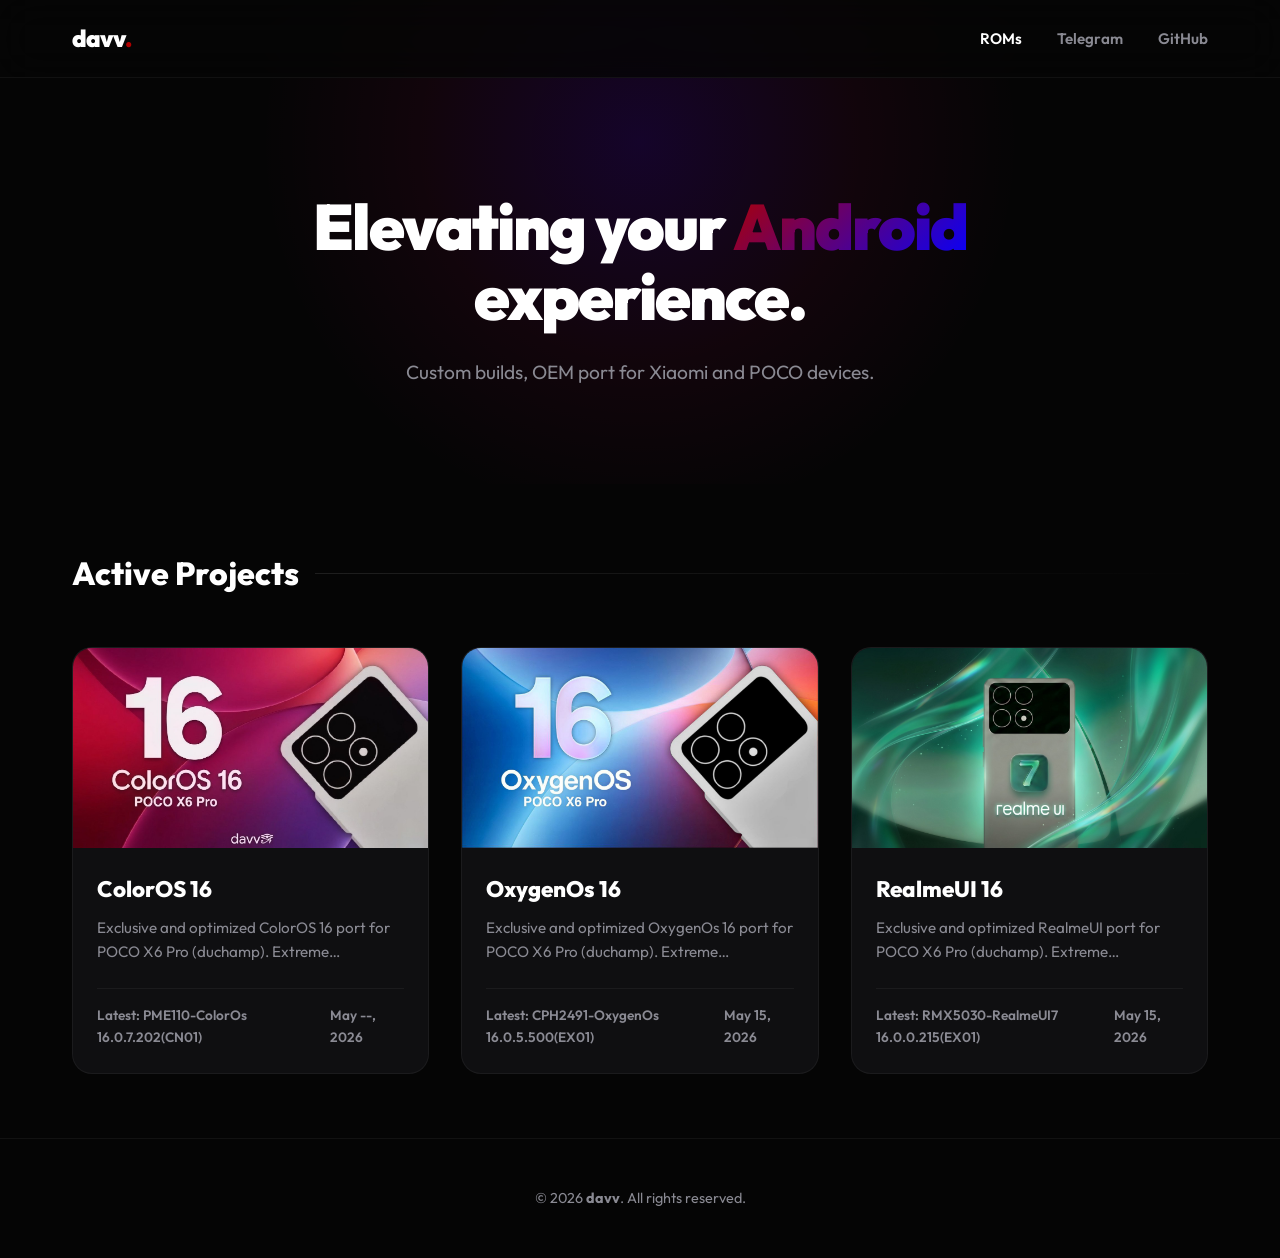
<file: index.html>
<!DOCTYPE html>
<html lang="en">
<head>
  <meta charset="UTF-8">
  <meta name="viewport" content="width=device-width, initial-scale=1.0">
  <title>davv | Android Ports </title>
  <link rel="stylesheet" href="assets/css/styles.css">
  <link rel="preconnect" href="https://fonts.googleapis.com">
  <link rel="preconnect" href="https://fonts.gstatic.com" crossorigin>
  <link href="https://fonts.googleapis.com/css2?family=Outfit:wght@300;400;600;800;900&display=swap" rel="stylesheet">
  <script src="assets/js/main.js" defer></script>
</head>
<body>
  
  <!-- Custom Nav -->
  <nav class="navbar">
    <div class="nav-content">
      <div class="brand">
        <span class="brand-davv">davv</span><span class="brand-dot">.</span>
      </div>
      <div class="nav-links">
        <a href="#roms" class="active">ROMs</a>
        <a href="https://t.me/Davvsstuff" target="_blank">Telegram</a>
        <a href="https://github.com/david98pc" target="_blank">GitHub</a>
      </div>
    </div>
  </nav>

  <!-- Hero Section -->
  <header class="hero">
    <div class="hero-bg-glow"></div>
    <div class="hero-content">
      <h1 class="hero-title">Elevating your <span class="gradient-text">Android</span> experience.</h1>
      <p class="hero-subtitle">Custom builds, OEM port for Xiaomi and POCO devices.</p>
    </div>
  </header>

  <!-- Projects Grid -->
  <main class="container" id="roms">
    <div class="section-header">
      <h2>Active Projects</h2>
      <div class="line"></div>
    </div>
    
    <div id="roms-grid" class="grid">
      <!-- Cards injected by JS -->
      <div class="loading-spinner">Loading repositories...</div>
    </div>
  </main>

  <footer>
    <p>&copy; 2026 <strong>davv</strong>. All rights reserved.</p>
  </footer>

</body>
</html>
</file>
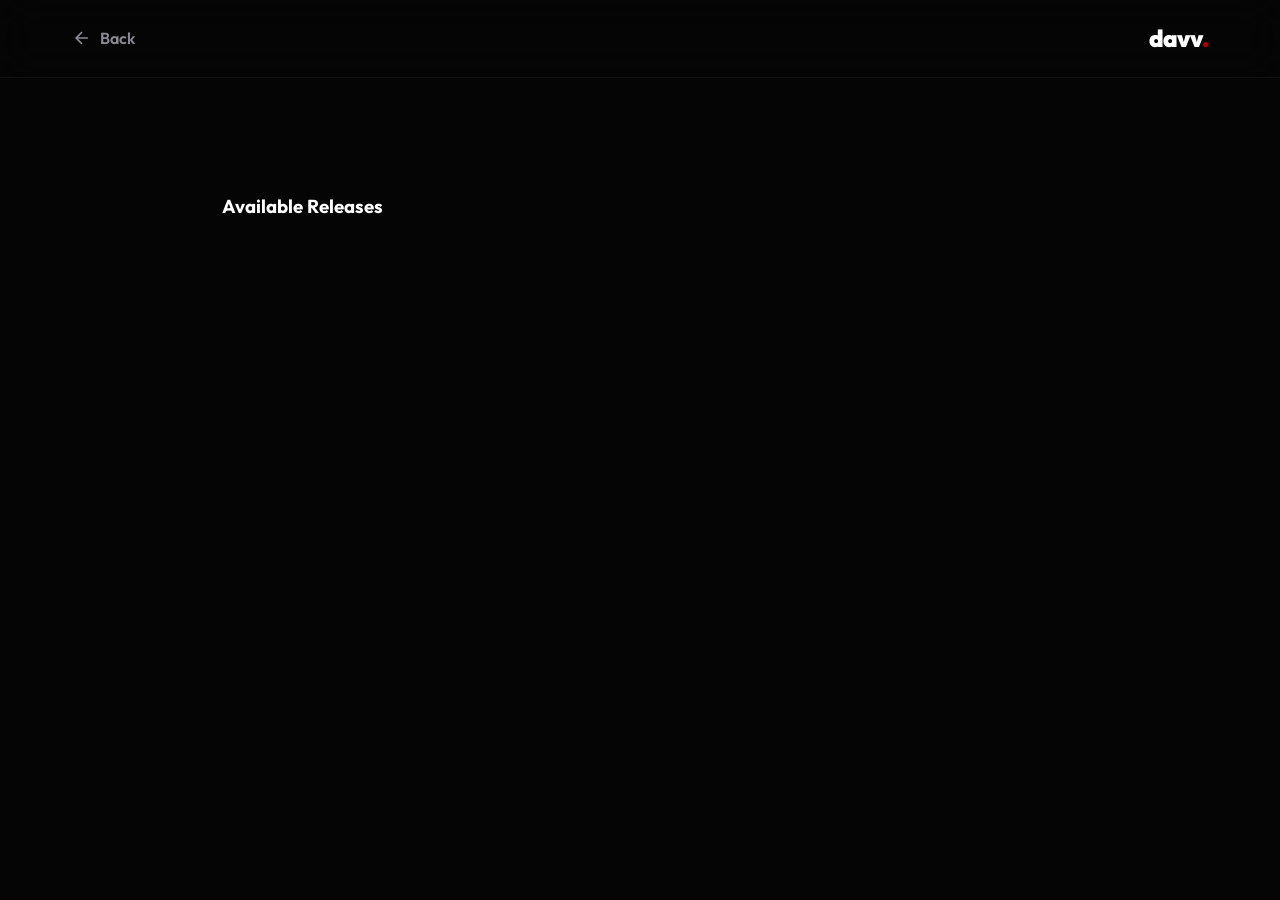
<file: rom.html>
<!DOCTYPE html>
<html lang="en">
<head>
  <meta charset="UTF-8">
  <meta name="viewport" content="width=device-width, initial-scale=1.0">
  <title>Details | davv</title>
  <link rel="stylesheet" href="assets/css/styles.css">
  <link rel="preconnect" href="https://fonts.googleapis.com">
  <link rel="preconnect" href="https://fonts.gstatic.com" crossorigin>
  <link href="https://fonts.googleapis.com/css2?family=Outfit:wght@300;400;600;800;900&display=swap" rel="stylesheet">
  <script src="assets/js/rom.js" defer></script>
</head>
<body>
  
  <nav class="navbar">
    <div class="nav-content">
      <a href="./" class="back-btn">
        <svg width="20" height="20" viewBox="0 0 24 24" fill="none" stroke="currentColor" stroke-width="2"><path d="M19 12H5M12 19l-7-7 7-7"/></svg>
        Back
      </a>
      <div class="brand">
        <span class="brand-davv">davv</span><span class="brand-dot">.</span>
      </div>
    </div>
  </nav>

  <main class="container details-page">
    <div id="rom-header" class="rom-presentation">
      <!-- Injected via JS -->
    </div>

    <div class="releases-section">
      <h3>Available Releases</h3>
      <div id="releases-container" class="releases-list">
        <!-- Injected via JS -->
      </div>
    </div>
  </main>

  <!-- Reader Modal (For Notes/Changelogs) -->
  <div id="reader-modal" class="modal-overlay hidden">
    <div class="modal-content">
      <div class="modal-header">
        <h3 id="reader-title">Loading...</h3>
        <button id="close-reader-btn" class="close-btn">&times;</button>
      </div>
      <div id="reader-body" class="modal-body">
        <!-- Content injected here -->
      </div>
    </div>
  </div>

</body>
</html>
</file>
<file: assets/css/styles.css>
:root {
  --bg-color: #050505;
  --surface: #0f0f11;
  --surface-hover: #16161a;
  --text-main: #ffffff;
  --text-muted: #8a8a93;
  --accent-1: #af0000;
  --accent-2: rgb(4, 0, 255);
  --font-main: 'Outfit', sans-serif;
}

* { margin: 0; padding: 0; box-sizing: border-box; }

body {
  background-color: var(--bg-color);
  color: var(--text-main);
  font-family: var(--font-main);
  -webkit-font-smoothing: antialiased;
  line-height: 1.6;
}

/* Navigation */
.navbar {
  position: fixed; top: 0; width: 100%;
  background: rgba(5, 5, 5, 0.8);
  backdrop-filter: blur(20px);
  border-bottom: 1px solid rgba(255,255,255,0.05);
  z-index: 100;
}
.nav-content {
  max-width: 1200px; margin: 0 auto; padding: 1.2rem 2rem;
  display: flex; justify-content: space-between; align-items: center;
}
.brand { font-size: 1.5rem; font-weight: 900; letter-spacing: -1px; }
.brand-dot { color: var(--accent-1); }
.nav-links a {
  color: var(--text-muted); text-decoration: none; margin-left: 2rem;
  font-weight: 600; font-size: 0.95rem; transition: color 0.3s;
}
.nav-links a:hover, .nav-links a.active { color: var(--text-main); }
.back-btn { display: flex; align-items: center; gap: 0.5rem; color: var(--text-muted); text-decoration: none; font-weight: 600; transition: color 0.2s;}
.back-btn:hover { color: var(--text-main); }

/* Hero */
.hero {
  position: relative; padding: 12rem 2rem 6rem;
  text-align: center; overflow: hidden;
}
.hero-bg-glow {
  position: absolute; top: -50%; left: 50%; transform: translateX(-50%);
  width: 60vw; height: 60vw;
  background: radial-gradient(circle, rgba(112,0,255,0.15) 0%, rgba(255,0,127,0.05) 40%, transparent 70%);
  z-index: -1; pointer-events: none;
}
.hero-content { max-width: 800px; margin: 0 auto; }
.badge {
  display: inline-block; padding: 0.4rem 1rem; border-radius: 50px;
  background: rgba(255,255,255,0.05); border: 1px solid rgba(255,255,255,0.1);
  font-size: 0.8rem; font-weight: 600; text-transform: uppercase; letter-spacing: 1px;
  color: var(--text-muted); margin-bottom: 1.5rem;
}
.hero-title { font-size: 4rem; font-weight: 900; line-height: 1.1; margin-bottom: 1.5rem; letter-spacing: -2px;}
.gradient-text {
  background: linear-gradient(135deg, var(--accent-1), var(--accent-2));
  -webkit-background-clip: text; -webkit-text-fill-color: transparent;
}
.hero-subtitle { font-size: 1.2rem; color: var(--text-muted); font-weight: 400; max-width: 600px; margin: 0 auto; }

/* Grid & Cards */
.container { max-width: 1200px; margin: 0 auto; padding: 4rem 2rem; }
.section-header { display: flex; align-items: center; gap: 1rem; margin-bottom: 3rem; }
.section-header h2 { font-size: 2rem; font-weight: 800; }
.section-header .line { height: 1px; flex-grow: 1; background: linear-gradient(90deg, rgba(255,255,255,0.1), transparent); }

.grid { display: grid; grid-template-columns: repeat(auto-fill, minmax(350px, 1fr)); gap: 2rem; }

.davv-card {
  background: var(--surface);
  border-radius: 20px;
  overflow: hidden;
  text-decoration: none; color: inherit;
  border: 1px solid rgba(255,255,255,0.05);
  transition: all 0.4s cubic-bezier(0.175, 0.885, 0.32, 1.275);
  position: relative;
}
.davv-card::before {
  content: ''; position: absolute; inset: 0;
  border-radius: 20px; padding: 2px;
  background: linear-gradient(135deg, var(--accent-1), var(--accent-2));
  -webkit-mask: linear-gradient(#fff 0 0) content-box, linear-gradient(#fff 0 0);
  -webkit-mask-composite: xor; mask-composite: exclude;
  opacity: 0; transition: opacity 0.4s ease;
}
.davv-card:hover { transform: translateY(-8px); background: var(--surface-hover); box-shadow: 0 20px 40px rgba(0,0,0,0.5); }
.davv-card:hover::before { opacity: 1; }

.card-banner { width: 100%; height: 200px; overflow: hidden; position: relative;}
.card-banner img { width: 100%; height: 100%; object-fit: cover; transition: transform 0.5s; }
.davv-card:hover .card-banner img { transform: scale(1.05); }

.card-body { padding: 1.5rem; }
.card-title { font-size: 1.4rem; font-weight: 800; margin-bottom: 0.5rem; }
.card-desc { font-size: 0.95rem; color: var(--text-muted); margin-bottom: 1.5rem; display: -webkit-box; -webkit-line-clamp: 2; -webkit-box-orient: vertical; overflow: hidden; }
.card-meta { display: flex; justify-content: space-between; font-size: 0.85rem; color: var(--text-muted); border-top: 1px solid rgba(255,255,255,0.05); padding-top: 1rem; font-weight: 600;}

/* Details Page */
.details-page { padding-top: 8rem; max-width: 900px;}
.rom-presentation { margin-bottom: 4rem; }
.rom-banner-large { width: 100%; border-radius: 24px; overflow: hidden; margin-bottom: 2rem; border: 1px solid rgba(255,255,255,0.05); box-shadow: 0 20px 50px rgba(0,0,0,0.3);}
.rom-banner-large img { width: 100%; display: block; }
.rom-title-large { font-size: 3.5rem; font-weight: 900; line-height: 1; margin-bottom: 1rem; letter-spacing: -1px;}
.rom-desc-large { font-size: 1.2rem; color: var(--text-muted); }

/* Release Items */
.releases-list { display: flex; flex-direction: column; gap: 1.5rem; }
.release-item { background: var(--surface); border: 1px solid rgba(255,255,255,0.05); border-radius: 16px; padding: 2rem; display: flex; flex-wrap: wrap; justify-content: space-between; align-items: center; gap: 2rem; transition: background 0.3s;}
.release-item:hover { background: var(--surface-hover); }
.rel-info h4 { font-size: 1.5rem; font-weight: 800; margin-bottom: 0.2rem; display: flex; align-items: center; gap: 1rem;}
.latest-tag { font-size: 0.7rem; background: var(--accent-1); color: white; padding: 0.2rem 0.6rem; border-radius: 50px; text-transform: uppercase; letter-spacing: 1px; font-weight: 800;}
.rel-date { font-size: 0.9rem; color: var(--text-muted); font-weight: 500;}
.rel-actions { display: flex; gap: 1rem; flex-wrap: wrap;}

/* Buttons */
.btn-outline { background: transparent; border: 1px solid rgba(255,255,255,0.2); color: white; padding: 0.6rem 1.2rem; border-radius: 8px; font-weight: 600; cursor: pointer; transition: all 0.2s; text-decoration: none; font-size: 0.9rem; font-family: inherit;}
.btn-outline:hover { background: rgba(255,255,255,0.1); }
.btn-primary { background: linear-gradient(135deg, var(--accent-1), var(--accent-2)); border: none; color: white; padding: 0.6rem 1.5rem; border-radius: 8px; font-weight: 700; cursor: pointer; transition: all 0.2s; text-decoration: none; font-size: 0.9rem; font-family: inherit; box-shadow: 0 4px 15px rgba(255, 0, 127, 0.3); display: flex; align-items: center; gap: 0.5rem;}
.btn-primary:hover { transform: translateY(-2px); box-shadow: 0 8px 25px rgba(255, 0, 127, 0.5); }

/* Modals */
.modal-overlay { position: fixed; top: 0; left: 0; width: 100%; height: 100%; background: rgba(0,0,0,0.8); backdrop-filter: blur(5px); z-index: 1000; display: flex; justify-content: center; align-items: center; opacity: 1; transition: opacity 0.3s; }
.modal-overlay.hidden { opacity: 0; pointer-events: none; }
.modal-content { background: var(--surface); border: 1px solid rgba(255,255,255,0.1); border-radius: 16px; width: 90%; max-width: 800px; max-height: 80vh; display: flex; flex-direction: column; box-shadow: 0 20px 50px rgba(0,0,0,0.5); transform: translateY(0); transition: transform 0.3s; }
.modal-overlay.hidden .modal-content { transform: translateY(20px); }
.modal-header { padding: 1.5rem; border-bottom: 1px solid rgba(255,255,255,0.05); display: flex; justify-content: space-between; align-items: center; }
.modal-header h3 { font-size: 1.2rem; font-weight: 700; }
.close-btn { background: none; border: none; color: var(--text-muted); font-size: 1.5rem; cursor: pointer; transition: color 0.2s; }
.close-btn:hover { color: white; }
.modal-body { padding: 1.5rem; overflow-y: auto; font-size: 0.95rem; color: var(--text-muted); }
.modal-body a { color: var(--accent-1); }
.modal-body ul { margin-left: 1.5rem; margin-bottom: 1rem; }
.modal-body p { margin-bottom: 1rem; }
.modal-body h4 { color: white; margin: 1.5rem 0 0.5rem; }

footer { text-align: center; padding: 3rem; color: var(--text-muted); border-top: 1px solid rgba(255,255,255,0.05); font-size: 0.9rem;}
</file>
